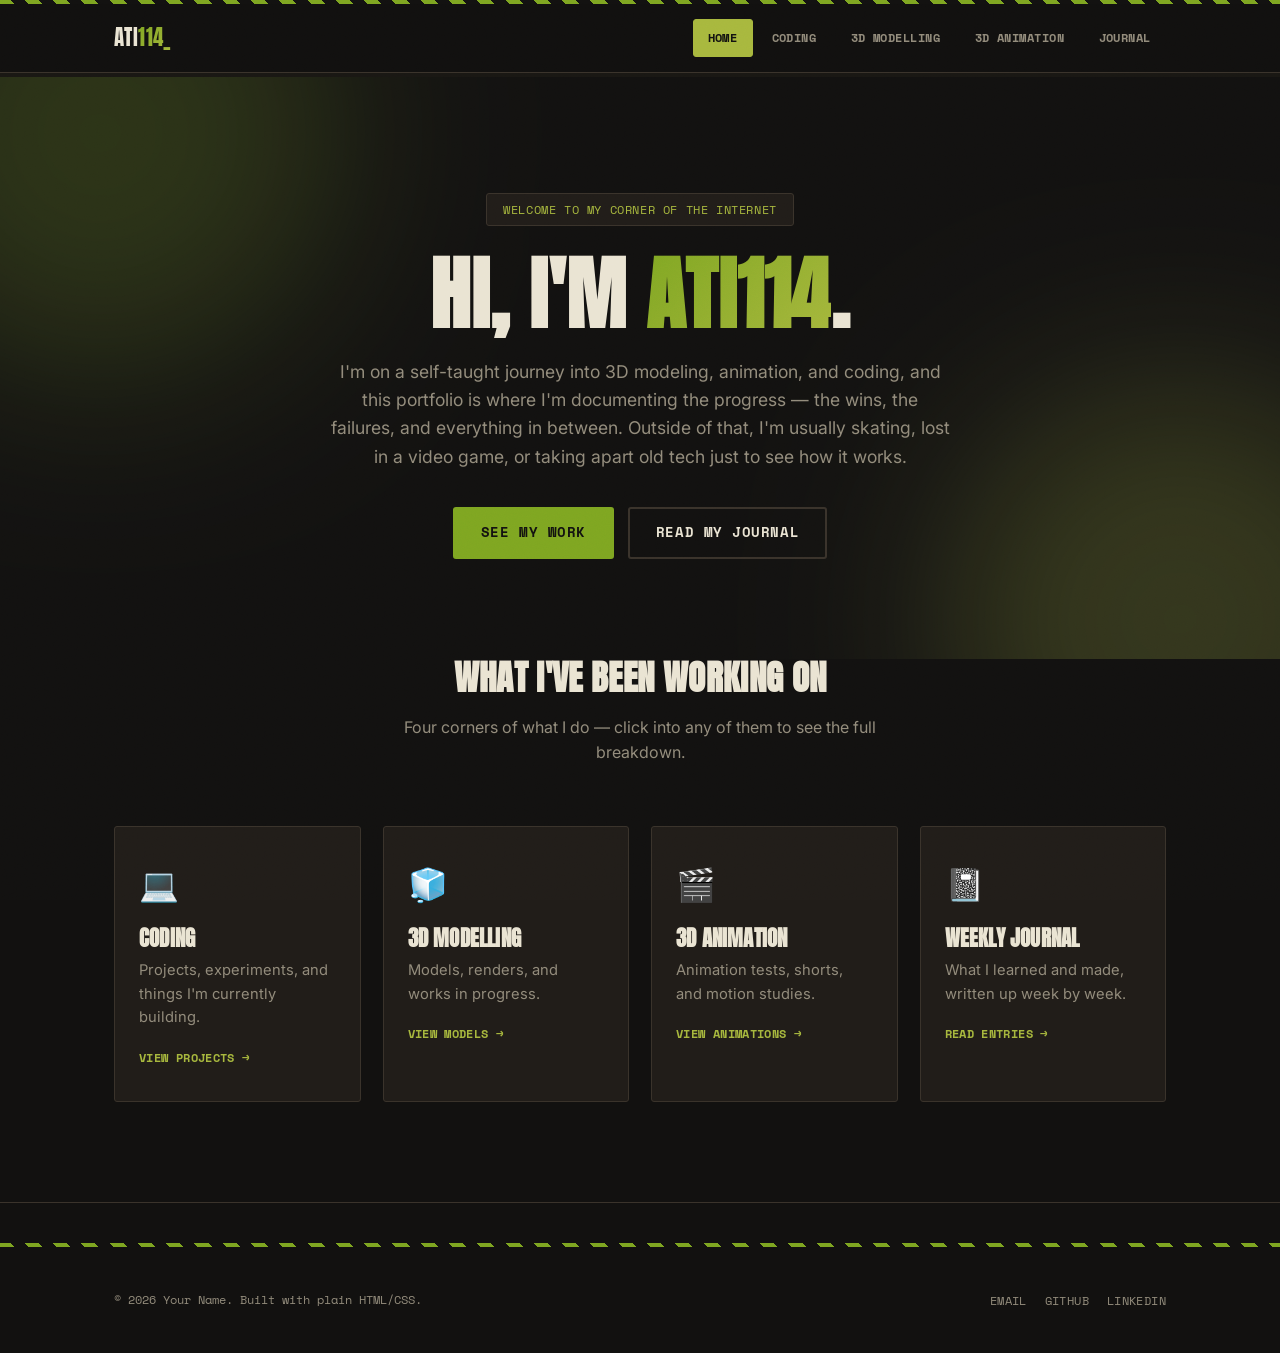
<file: index.html>
<!DOCTYPE html>
<html lang="en">
<head>
<meta charset="UTF-8">
<meta name="viewport" content="width=device-width, initial-scale=1.0">
<title>Your Name — Portfolio</title>
<link rel="preconnect" href="https://fonts.googleapis.com">
<link href="https://fonts.googleapis.com/css2?family=Anton&family=Space+Mono:wght@400;700&family=Inter:wght@400;500;600&display=swap" rel="stylesheet">
<link rel="stylesheet" href="css/style.css">
</head>
<body>

<!-- NAV -->
<nav class="site-nav">
  <div class="container">
    <a href="index.html" class="nav-logo">Ati<span>114_</span></a>
    <ul class="nav-links">
      <li><a href="index.html">Home</a></li>
      <li><a href="coding.html">Coding</a></li>
      <li><a href="3d-modelling.html">3D Modelling</a></li>
      <li><a href="3d-animation.html">3D Animation</a></li>
      <li><a href="journal.html">Journal</a></li>
    </ul>
    <button class="nav-toggle" aria-label="Toggle menu">
      <span></span><span></span><span></span>
    </button>
  </div>
</nav>

<!-- HERO -->
<header class="hero">
  <div class="container">
    <span class="hero-eyebrow">Welcome to my corner of the internet</span>
    <h1>Hi, I'm <span class="accent">Ati114</span>.</h1>
    <p class="hero-bio">
      I'm on a self-taught journey into 3D modeling, animation, and coding, and
      this portfolio is where I'm documenting the progress — the wins, the failures,
      and everything in between. Outside of that, I'm usually skating, lost in a 
      video game, or taking apart old tech just to see how it works.

    </p>
    <div class="hero-actions">
      <a href="coding.html" class="btn btn-primary">See my work</a>
      <a href="journal.html" class="btn btn-ghost">Read my journal</a>
    </div>
  </div>
</header>

<!-- SECTION PREVIEWS -->
<section>
  <div class="container">
    <div class="section-heading">
      <h2>What I've been working on</h2>
      <p>Four corners of what I do — click into any of them to see the full breakdown.</p>
    </div>

    <div class="explore-grid">
      <a href="coding.html" class="explore-card">
        <span class="icon">💻</span>
        <h3>Coding</h3>
        <p>Projects, experiments, and things I'm currently building.</p>
        <span class="go">View projects →</span>
      </a>

      <a href="3d-modelling.html" class="explore-card">
        <span class="icon">🧊</span>
        <h3>3D Modelling</h3>
        <p>Models, renders, and works in progress.</p>
        <span class="go">View models →</span>
      </a>

      <a href="3d-animation.html" class="explore-card">
        <span class="icon">🎬</span>
        <h3>3D Animation</h3>
        <p>Animation tests, shorts, and motion studies.</p>
        <span class="go">View animations →</span>
      </a>

      <a href="journal.html" class="explore-card">
        <span class="icon">📓</span>
        <h3>Weekly Journal</h3>
        <p>What I learned and made, written up week by week.</p>
        <span class="go">Read entries →</span>
      </a>
    </div>
  </div>
</section>

<!-- FOOTER -->
<footer class="site-footer">
  <div class="container">
    <p class="footer-note">© 2026 Your Name. Built with plain HTML/CSS.</p>
    <ul class="footer-links">
      <li><a href="mailto:you@example.com">Email</a></li>
      <li><a href="https://github.com/yourusername" target="_blank" rel="noopener">GitHub</a></li>
      <li><a href="#" target="_blank" rel="noopener">LinkedIn</a></li>
    </ul>
  </div>
</footer>

<script src="js/script.js"></script>
</body>
</html>
</file>
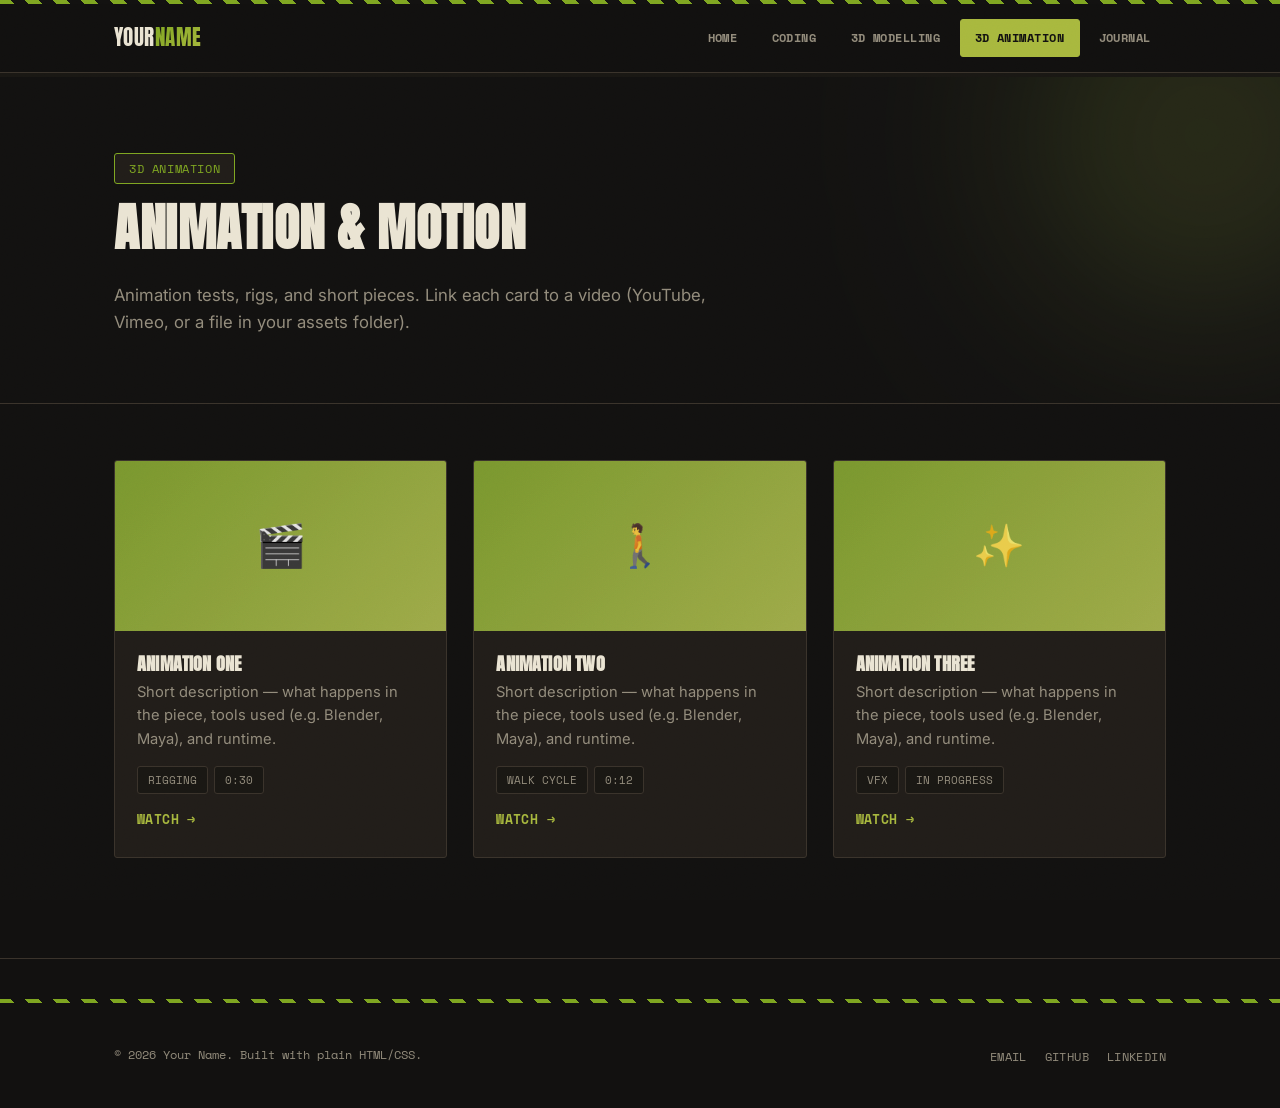
<file: 3d-animation.html>
<!DOCTYPE html>
<html lang="en">
<head>
<meta charset="UTF-8">
<meta name="viewport" content="width=device-width, initial-scale=1.0">
<title>3D Animation — Your Name</title>
<link rel="preconnect" href="https://fonts.googleapis.com">
<link href="https://fonts.googleapis.com/css2?family=Anton&family=Space+Mono:wght@400;700&family=Inter:wght@400;500;600&display=swap" rel="stylesheet">
<link rel="stylesheet" href="css/style.css">
</head>
<body>

<nav class="site-nav">
  <div class="container">
    <a href="index.html" class="nav-logo">Your<span>Name</span></a>
    <ul class="nav-links">
      <li><a href="index.html">Home</a></li>
      <li><a href="coding.html">Coding</a></li>
      <li><a href="3d-modelling.html">3D Modelling</a></li>
      <li><a href="3d-animation.html">3D Animation</a></li>
      <li><a href="journal.html">Journal</a></li>
    </ul>
    <button class="nav-toggle" aria-label="Toggle menu">
      <span></span><span></span><span></span>
    </button>
  </div>
</nav>

<header class="page-header">
  <div class="container">
    <span class="tag">3D Animation</span>
    <h1>Animation & motion</h1>
    <p>Animation tests, rigs, and short pieces. Link each card to a video (YouTube, Vimeo, or a file in your assets folder).</p>
  </div>
</header>

<section class="container">
  <!--
    PROJECT CARD TEMPLATE
    To add a new animation, copy one <a class="project-card">...</a> block below.
    Point the href at a YouTube/Vimeo link or a local video file.
  -->
  <div class="project-grid">

    <a href="project-animation-example.html" class="project-card">
      <div class="project-thumb">🎬</div>
      <div class="project-body">
        <h3>Animation One</h3>
        <p>Short description — what happens in the piece, tools used (e.g. Blender, Maya), and runtime.</p>
        <div class="tag-row">
          <span class="tag-chip">Rigging</span>
          <span class="tag-chip">0:30</span>
        </div>
        <span class="project-link">Watch →</span>
      </div>
    </a>

    <a href="#" class="project-card">
      <div class="project-thumb">🚶</div>
      <div class="project-body">
        <h3>Animation Two</h3>
        <p>Short description — what happens in the piece, tools used (e.g. Blender, Maya), and runtime.</p>
        <div class="tag-row">
          <span class="tag-chip">Walk cycle</span>
          <span class="tag-chip">0:12</span>
        </div>
        <span class="project-link">Watch →</span>
      </div>
    </a>

    <a href="#" class="project-card">
      <div class="project-thumb">✨</div>
      <div class="project-body">
        <h3>Animation Three</h3>
        <p>Short description — what happens in the piece, tools used (e.g. Blender, Maya), and runtime.</p>
        <div class="tag-row">
          <span class="tag-chip">VFX</span>
          <span class="tag-chip">In progress</span>
        </div>
        <span class="project-link">Watch →</span>
      </div>
    </a>

  </div>
</section>

<footer class="site-footer">
  <div class="container">
    <p class="footer-note">© 2026 Your Name. Built with plain HTML/CSS.</p>
    <ul class="footer-links">
      <li><a href="mailto:you@example.com">Email</a></li>
      <li><a href="https://github.com/yourusername" target="_blank" rel="noopener">GitHub</a></li>
      <li><a href="#" target="_blank" rel="noopener">LinkedIn</a></li>
    </ul>
  </div>
</footer>

<script src="js/script.js"></script>
</body>
</html>
</file>
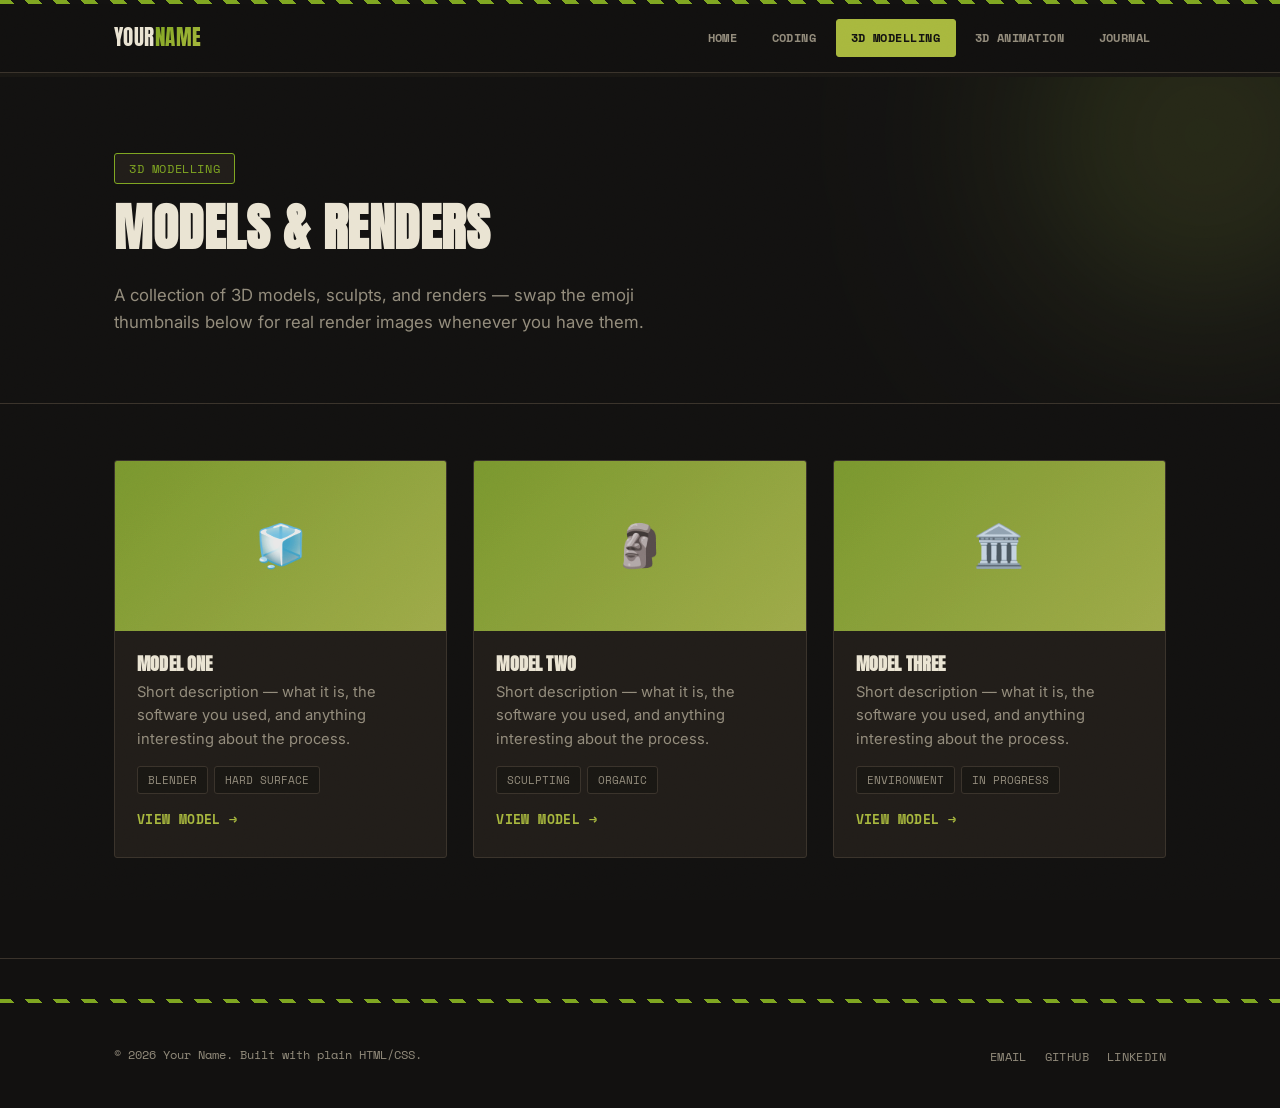
<file: 3d-modelling.html>
<!DOCTYPE html>
<html lang="en">
<head>
<meta charset="UTF-8">
<meta name="viewport" content="width=device-width, initial-scale=1.0">
<title>3D Modelling — Your Name</title>
<link rel="preconnect" href="https://fonts.googleapis.com">
<link href="https://fonts.googleapis.com/css2?family=Anton&family=Space+Mono:wght@400;700&family=Inter:wght@400;500;600&display=swap" rel="stylesheet">
<link rel="stylesheet" href="css/style.css">
</head>
<body>

<nav class="site-nav">
  <div class="container">
    <a href="index.html" class="nav-logo">Your<span>Name</span></a>
    <ul class="nav-links">
      <li><a href="index.html">Home</a></li>
      <li><a href="coding.html">Coding</a></li>
      <li><a href="3d-modelling.html">3D Modelling</a></li>
      <li><a href="3d-animation.html">3D Animation</a></li>
      <li><a href="journal.html">Journal</a></li>
    </ul>
    <button class="nav-toggle" aria-label="Toggle menu">
      <span></span><span></span><span></span>
    </button>
  </div>
</nav>

<header class="page-header">
  <div class="container">
    <span class="tag">3D Modelling</span>
    <h1>Models & renders</h1>
    <p>A collection of 3D models, sculpts, and renders — swap the emoji thumbnails below for real render images whenever you have them.</p>
  </div>
</header>

<section class="container">
  <!--
    PROJECT CARD TEMPLATE
    To add a new model, copy one <a class="project-card">...</a> block below.
    To use a real image instead of an emoji thumbnail, replace:
      <div class="project-thumb">🧊</div>
    with:
      <div class="project-thumb" style="background-image:url('assets/your-image.jpg');
           background-size:cover; background-position:center;"></div>
  -->
  <div class="project-grid">

    <a href="project-modelling-example.html" class="project-card">
      <div class="project-thumb">🧊</div>
      <div class="project-body">
        <h3>Model One</h3>
        <p>Short description — what it is, the software you used, and anything interesting about the process.</p>
        <div class="tag-row">
          <span class="tag-chip">Blender</span>
          <span class="tag-chip">Hard surface</span>
        </div>
        <span class="project-link">View model →</span>
      </div>
    </a>

    <a href="#" class="project-card">
      <div class="project-thumb">🗿</div>
      <div class="project-body">
        <h3>Model Two</h3>
        <p>Short description — what it is, the software you used, and anything interesting about the process.</p>
        <div class="tag-row">
          <span class="tag-chip">Sculpting</span>
          <span class="tag-chip">Organic</span>
        </div>
        <span class="project-link">View model →</span>
      </div>
    </a>

    <a href="#" class="project-card">
      <div class="project-thumb">🏛️</div>
      <div class="project-body">
        <h3>Model Three</h3>
        <p>Short description — what it is, the software you used, and anything interesting about the process.</p>
        <div class="tag-row">
          <span class="tag-chip">Environment</span>
          <span class="tag-chip">In progress</span>
        </div>
        <span class="project-link">View model →</span>
      </div>
    </a>

  </div>
</section>

<footer class="site-footer">
  <div class="container">
    <p class="footer-note">© 2026 Your Name. Built with plain HTML/CSS.</p>
    <ul class="footer-links">
      <li><a href="mailto:you@example.com">Email</a></li>
      <li><a href="https://github.com/yourusername" target="_blank" rel="noopener">GitHub</a></li>
      <li><a href="#" target="_blank" rel="noopener">LinkedIn</a></li>
    </ul>
  </div>
</footer>

<script src="js/script.js"></script>
</body>
</html>
</file>
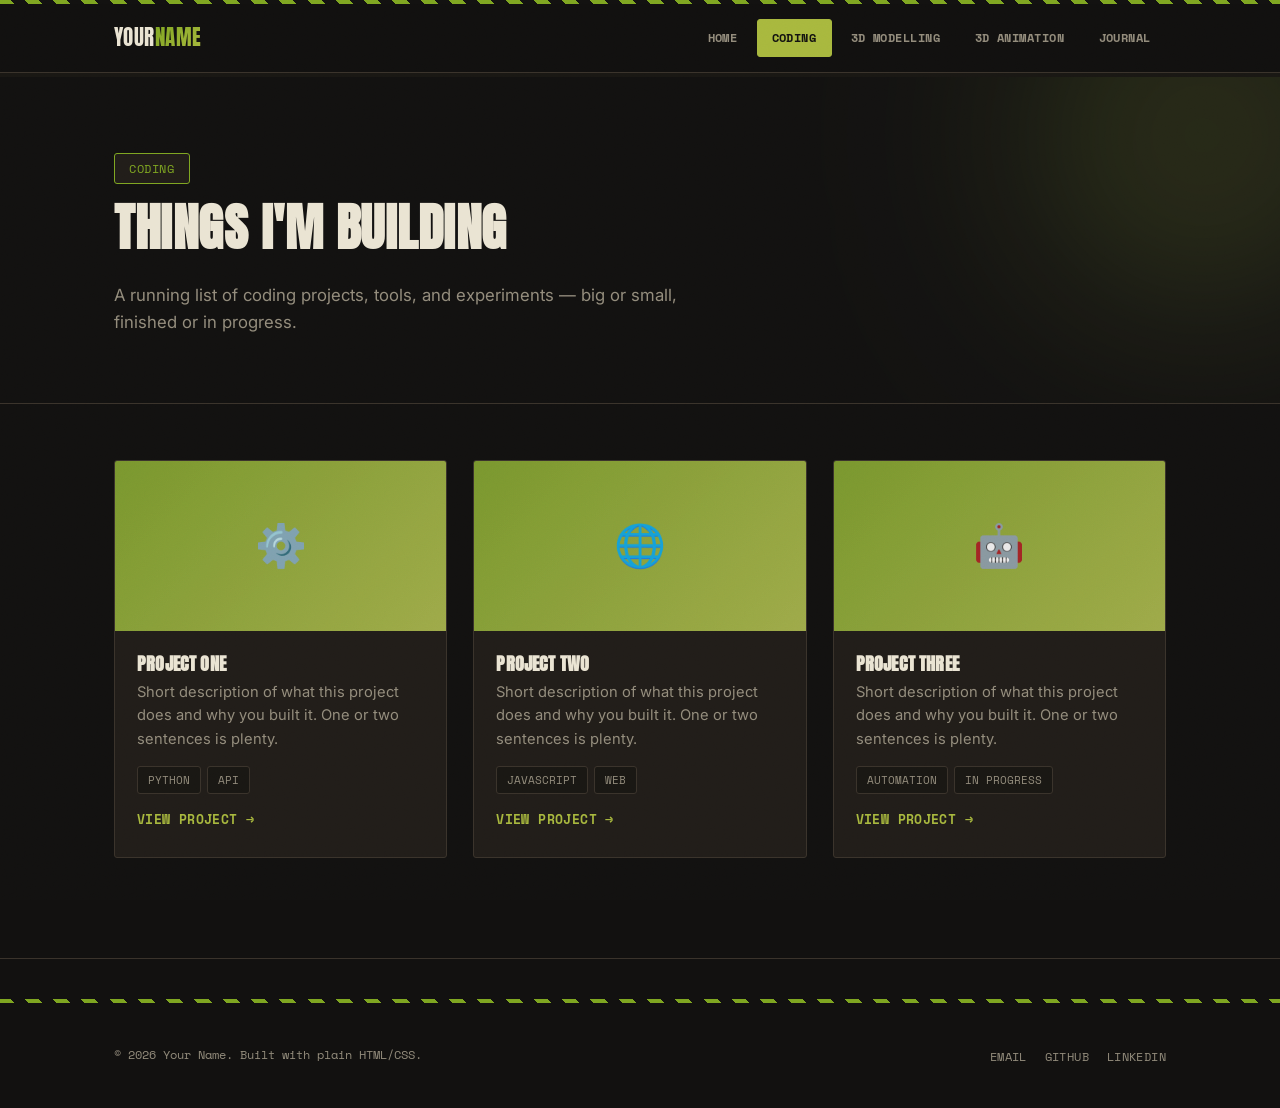
<file: coding.html>
<!DOCTYPE html>
<html lang="en">
<head>
<meta charset="UTF-8">
<meta name="viewport" content="width=device-width, initial-scale=1.0">
<title>Coding — Your Name</title>
<link rel="preconnect" href="https://fonts.googleapis.com">
<link href="https://fonts.googleapis.com/css2?family=Anton&family=Space+Mono:wght@400;700&family=Inter:wght@400;500;600&display=swap" rel="stylesheet">
<link rel="stylesheet" href="css/style.css">
</head>
<body>

<nav class="site-nav">
  <div class="container">
    <a href="index.html" class="nav-logo">Your<span>Name</span></a>
    <ul class="nav-links">
      <li><a href="index.html">Home</a></li>
      <li><a href="coding.html">Coding</a></li>
      <li><a href="3d-modelling.html">3D Modelling</a></li>
      <li><a href="3d-animation.html">3D Animation</a></li>
      <li><a href="journal.html">Journal</a></li>
    </ul>
    <button class="nav-toggle" aria-label="Toggle menu">
      <span></span><span></span><span></span>
    </button>
  </div>
</nav>

<header class="page-header">
  <div class="container">
    <span class="tag">Coding</span>
    <h1>Things I'm building</h1>
    <p>A running list of coding projects, tools, and experiments — big or small, finished or in progress.</p>
  </div>
</header>

<section class="container">
  <!--
    PROJECT CARD TEMPLATE
    To add a new project, copy one <a class="project-card">...</a> block
    and edit: emoji, title, description, tags, and link.
  -->
  <div class="project-grid">

    <a href="project-coding-example.html" class="project-card">
      <div class="project-thumb">⚙️</div>
      <div class="project-body">
        <h3>Project One</h3>
        <p>Short description of what this project does and why you built it. One or two sentences is plenty.</p>
        <div class="tag-row">
          <span class="tag-chip">Python</span>
          <span class="tag-chip">API</span>
        </div>
        <span class="project-link">View project →</span>
      </div>
    </a>

    <a href="#" class="project-card">
      <div class="project-thumb">🌐</div>
      <div class="project-body">
        <h3>Project Two</h3>
        <p>Short description of what this project does and why you built it. One or two sentences is plenty.</p>
        <div class="tag-row">
          <span class="tag-chip">JavaScript</span>
          <span class="tag-chip">Web</span>
        </div>
        <span class="project-link">View project →</span>
      </div>
    </a>

    <a href="#" class="project-card">
      <div class="project-thumb">🤖</div>
      <div class="project-body">
        <h3>Project Three</h3>
        <p>Short description of what this project does and why you built it. One or two sentences is plenty.</p>
        <div class="tag-row">
          <span class="tag-chip">Automation</span>
          <span class="tag-chip">In progress</span>
        </div>
        <span class="project-link">View project →</span>
      </div>
    </a>

  </div>
</section>

<footer class="site-footer">
  <div class="container">
    <p class="footer-note">© 2026 Your Name. Built with plain HTML/CSS.</p>
    <ul class="footer-links">
      <li><a href="mailto:you@example.com">Email</a></li>
      <li><a href="https://github.com/yourusername" target="_blank" rel="noopener">GitHub</a></li>
      <li><a href="#" target="_blank" rel="noopener">LinkedIn</a></li>
    </ul>
  </div>
</footer>

<script src="js/script.js"></script>
</body>
</html>
</file>
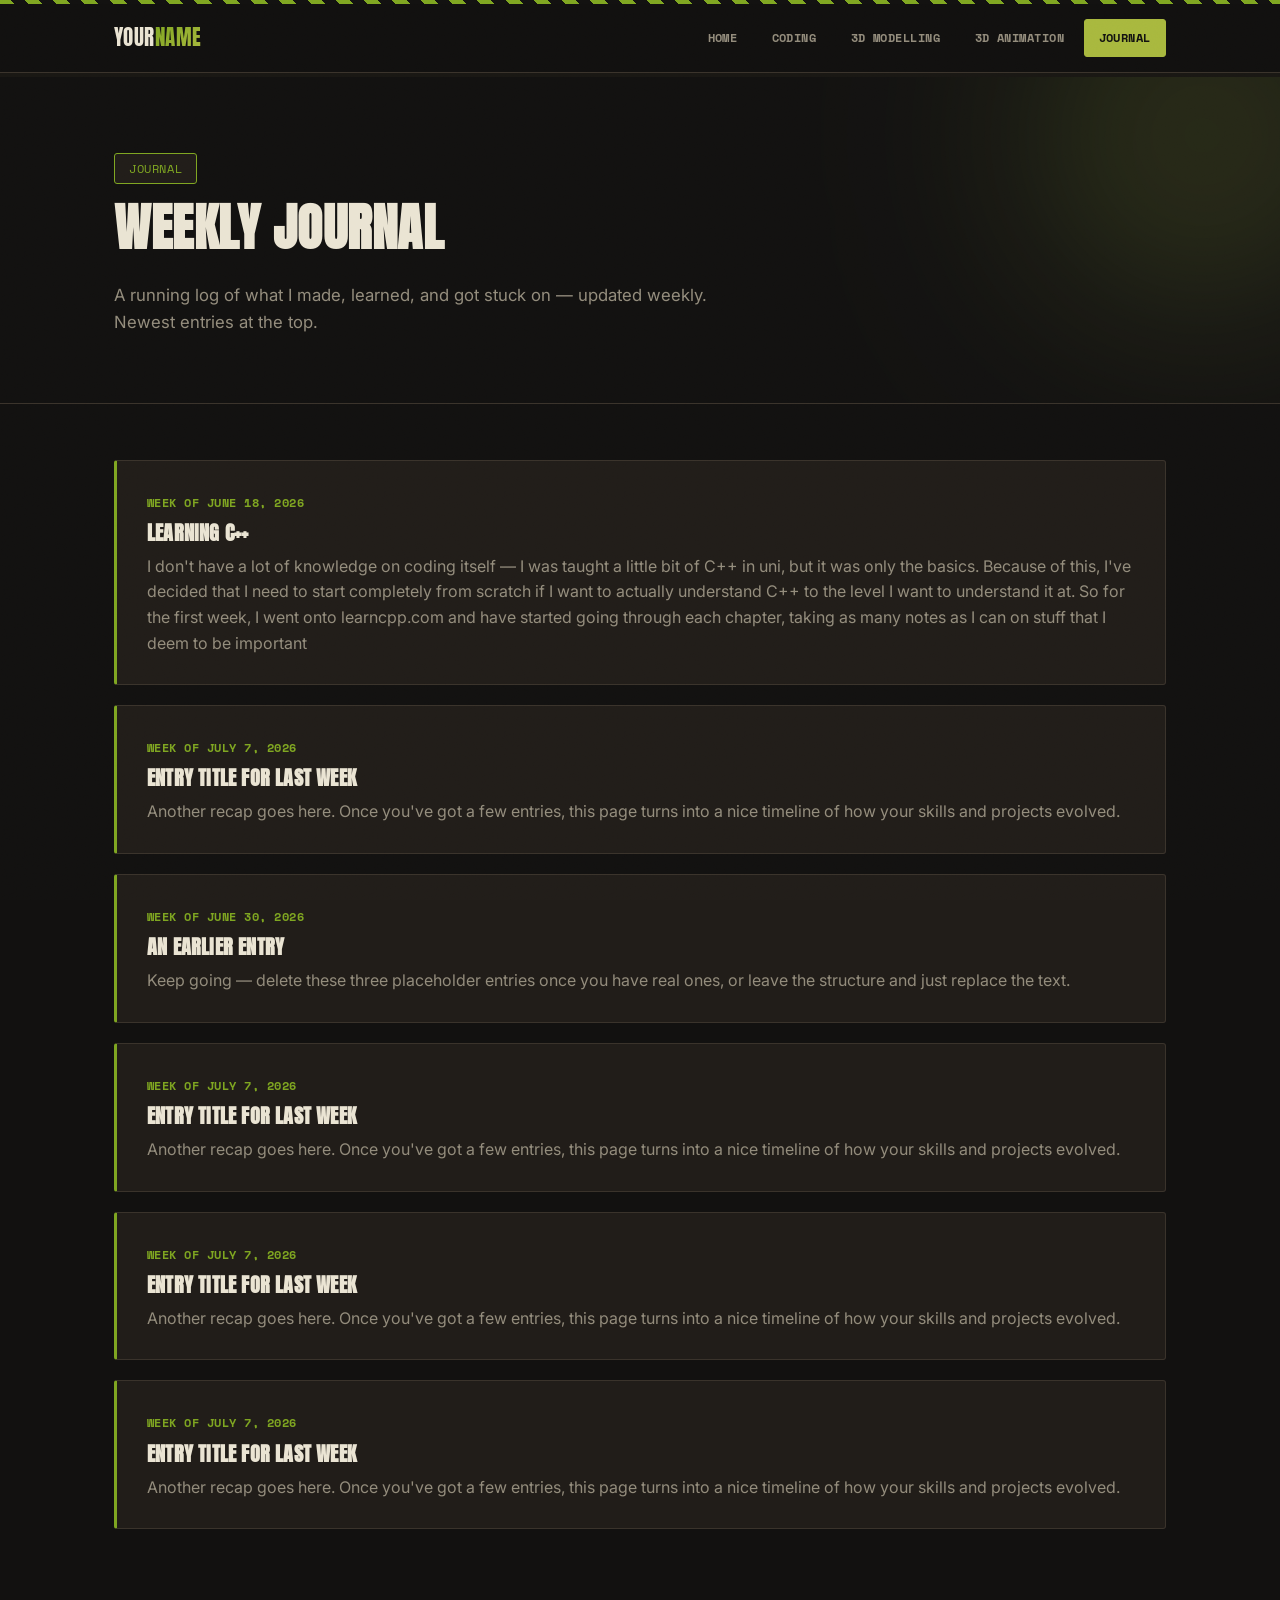
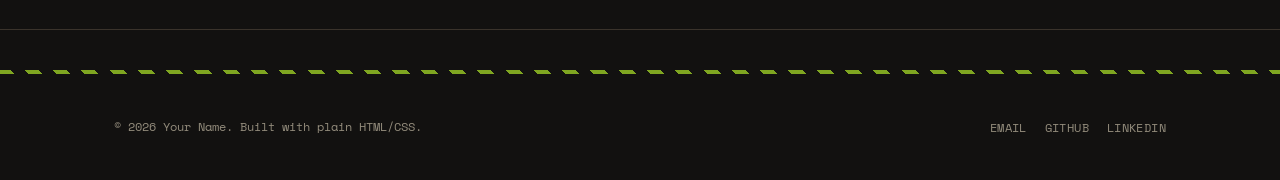
<file: journal.html>
<!DOCTYPE html>
<html lang="en">
<head>
<meta charset="UTF-8">
<meta name="viewport" content="width=device-width, initial-scale=1.0">
<title>Journal — Your Name</title>
<link rel="preconnect" href="https://fonts.googleapis.com">
<link href="https://fonts.googleapis.com/css2?family=Anton&family=Space+Mono:wght@400;700&family=Inter:wght@400;500;600&display=swap" rel="stylesheet">
<link rel="stylesheet" href="css/style.css">
</head>
<body>

<nav class="site-nav">
  <div class="container">
    <a href="index.html" class="nav-logo">Your<span>Name</span></a>
    <ul class="nav-links">
      <li><a href="index.html">Home</a></li>
      <li><a href="coding.html">Coding</a></li>
      <li><a href="3d-modelling.html">3D Modelling</a></li>
      <li><a href="3d-animation.html">3D Animation</a></li>
      <li><a href="journal.html">Journal</a></li>
    </ul>
    <button class="nav-toggle" aria-label="Toggle menu">
      <span></span><span></span><span></span>
    </button>
  </div>
</nav>

<header class="page-header">
  <div class="container">
    <span class="tag">Journal</span>
    <h1>Weekly journal</h1>
    <p>A running log of what I made, learned, and got stuck on — updated weekly. Newest entries at the top.</p>
  </div>
</header>

<section class="container">
  <!--
    JOURNAL ENTRY TEMPLATE
    Each week, copy one <article class="journal-entry">...</article> block
    and paste it right after this comment (so newest stays on top).
    Just edit the date, title, and paragraph text.
  -->
  <div class="journal-list">

    <article class="journal-entry">
      <span class="journal-date">Week of June 18, 2026</span>
      <h3>Learning C++</h3>
      <p>
        I don't have a lot of knowledge on coding itself — I was taught a little 
        bit of C++ in uni, but it was only the basics. Because of this, I've decided 
        that I need to start completely from scratch if I want to actually understand 
        C++ to the level I want to understand it at. So for the first week, I went onto 
        learncpp.com and have started going through each chapter, taking as many notes as 
        I can on stuff that I deem to be important
      </p>
    </article>

    <article class="journal-entry">
      <span class="journal-date">Week of July 7, 2026</span>
      <h3>Entry title for last week</h3>
      <p>
        Another recap goes here. Once you've got a few entries, this page
        turns into a nice timeline of how your skills and projects evolved.
      </p>
    </article>

    <article class="journal-entry">
      <span class="journal-date">Week of June 30, 2026</span>
      <h3>An earlier entry</h3>
      <p>
        Keep going — delete these three placeholder entries once you have
        real ones, or leave the structure and just replace the text.
      </p>
    </article>

    <article class="journal-entry">
      <span class="journal-date">Week of July 7, 2026</span>
      <h3>Entry title for last week</h3>
      <p>
        Another recap goes here. Once you've got a few entries, this page
        turns into a nice timeline of how your skills and projects evolved.
      </p>
    </article>

    <article class="journal-entry">
      <span class="journal-date">Week of July 7, 2026</span>
      <h3>Entry title for last week</h3>
      <p>
        Another recap goes here. Once you've got a few entries, this page
        turns into a nice timeline of how your skills and projects evolved.
      </p>
    </article>

    <article class="journal-entry">
      <span class="journal-date">Week of July 7, 2026</span>
      <h3>Entry title for last week</h3>
      <p>
        Another recap goes here. Once you've got a few entries, this page
        turns into a nice timeline of how your skills and projects evolved.
      </p>
    </article>

    
  </div>
</section>

<footer class="site-footer">
  <div class="container">
    <p class="footer-note">© 2026 Your Name. Built with plain HTML/CSS.</p>
    <ul class="footer-links">
      <li><a href="mailto:you@example.com">Email</a></li>
      <li><a href="https://github.com/yourusername" target="_blank" rel="noopener">GitHub</a></li>
      <li><a href="#" target="_blank" rel="noopener">LinkedIn</a></li>
    </ul>
  </div>
</footer>

<script src="js/script.js"></script>
</body>
</html>
</file>
<file: css/style.css>
/* ===========================================================
   PORTFOLIO SITE — SHARED STYLESHEET
   Gritty / PSX / skate theme.
   Edit the variables below to change the whole site's look.
   =========================================================== */

:root {
  /* --- Colors: dirty asphalt + grip tape + faded sticker ink --- */
  --bg: #121110;
  --bg-soft: #191713;
  --surface: #211d19;
  --surface-hover: #2a2521;
  --text: #eae4d3;
  --text-dim: #938c7c;
  --border: #3a332b;

  /* Toxic / acid green accent — change these two stops to re-theme everything */
  --accent-1: #7fa621;   /* acid / grip-tape green */
  --accent-2: #a8b83e;   /* faded lime, secondary tone */

  --gradient: linear-gradient(135deg, var(--accent-1), var(--accent-2));
  --stripes: repeating-linear-gradient(45deg, var(--accent-1) 0 10px, var(--bg) 10px 20px);

  /* --- Type --- */
  --font-display: 'Anton', 'Archivo Black', sans-serif;
  --font-mono: 'Space Mono', monospace;
  --font-body: 'Inter', sans-serif;

  --radius: 3px;
  --max-width: 1100px;
}

* { box-sizing: border-box; }

html { scroll-behavior: smooth; }

body {
  margin: 0;
  background: var(--bg);
  color: var(--text);
  font-family: var(--font-body);
  line-height: 1.6;
  -webkit-font-smoothing: antialiased;
  position: relative;
}

/* film-grain overlay — sits over everything, doesn't block clicks */
body::after {
  content: "";
  position: fixed;
  inset: 0;
  z-index: 999;
  pointer-events: none;
  opacity: 0.05;
  mix-blend-mode: overlay;
  background-image: url("data:image/svg+xml;utf8,<svg xmlns='http://www.w3.org/2000/svg' width='120' height='120'><filter id='n'><feTurbulence type='fractalNoise' baseFrequency='0.9' numOctaves='2' stitchTiles='stitch'/></filter><rect width='100%25' height='100%25' filter='url(%23n)'/></svg>");
}

img { max-width: 100%; display: block; }

a { color: inherit; text-decoration: none; }

h1, h2, h3, h4 {
  font-family: var(--font-display);
  line-height: 1.1;
  letter-spacing: 0.01em;
  margin: 0 0 .5em;
  text-transform: uppercase;
}

p { margin: 0 0 1em; color: var(--text-dim); }

.container {
  max-width: var(--max-width);
  margin: 0 auto;
  padding: 0 24px;
}

/* ===========================================================
   NAV BAR
   =========================================================== */

.site-nav {
  position: sticky;
  top: 0;
  z-index: 100;
  background: rgba(18, 17, 16, 0.85);
  backdrop-filter: blur(6px);
  -webkit-backdrop-filter: blur(6px);
  border-bottom: 1px solid var(--border);
  box-shadow: 0 4px 0 0 var(--bg-soft);
}

.site-nav::before {
  content: "";
  display: block;
  height: 4px;
  background: var(--stripes);
}

.site-nav .container {
  display: flex;
  align-items: center;
  justify-content: space-between;
  height: 68px;
}

.nav-logo {
  font-family: var(--font-display);
  font-size: 1.3rem;
  letter-spacing: 0.02em;
  text-transform: uppercase;
}

.nav-logo span {
  background: var(--gradient);
  -webkit-background-clip: text;
  background-clip: text;
  color: transparent;
}

.nav-links {
  display: flex;
  gap: 4px;
  list-style: none;
  margin: 0;
  padding: 0;
}

.nav-links a {
  display: inline-block;
  padding: 8px 14px;
  border-radius: var(--radius);
  font-family: var(--font-mono);
  font-size: 0.78rem;
  font-weight: 700;
  text-transform: uppercase;
  letter-spacing: 0.04em;
  color: var(--text-dim);
  border: 1px solid transparent;
  transition: background .15s ease, color .15s ease, border-color .15s ease;
}

.nav-links a:hover,
.nav-links a.active {
  color: var(--bg);
  background: var(--accent-2);
  border-color: var(--accent-2);
}

.nav-toggle {
  display: none;
  flex-direction: column;
  gap: 4px;
  background: none;
  border: none;
  cursor: pointer;
  padding: 8px;
}

.nav-toggle span {
  width: 22px;
  height: 2px;
  background: var(--text);
  border-radius: 2px;
}

@media (max-width: 720px) {
  .nav-toggle { display: flex; }

  .nav-links {
    position: absolute;
    top: 68px;
    left: 0;
    right: 0;
    flex-direction: column;
    background: var(--bg-soft);
    border-bottom: 1px solid var(--border);
    padding: 12px;
    display: none;
  }

  .nav-links.open { display: flex; }

  .nav-links a { display: block; }
}

/* ===========================================================
   HERO (home page)
   =========================================================== */

.hero {
  position: relative;
  overflow: hidden;
  padding: 120px 0 100px;
  text-align: center;
}

.hero::before,
.hero::after {
  content: "";
  position: absolute;
  width: 480px;
  height: 480px;
  border-radius: 50%;
  filter: blur(90px);
  opacity: 0.22;
  z-index: 0;
  mix-blend-mode: screen;
}

.hero::before {
  background: var(--accent-1);
  top: -180px;
  left: -140px;
}

.hero::after {
  background: var(--accent-2);
  bottom: -200px;
  right: -140px;
}

.hero .container {
  position: relative;
  z-index: 1;
}

.hero-eyebrow {
  display: inline-block;
  padding: 6px 16px;
  border-radius: var(--radius);
  background: var(--surface);
  border: 1px solid var(--border);
  font-family: var(--font-mono);
  font-size: 0.75rem;
  color: var(--accent-2);
  margin-bottom: 24px;
  letter-spacing: 0.05em;
  text-transform: uppercase;
}

.hero h1 {
  font-size: clamp(2.8rem, 7vw, 5rem);
  letter-spacing: 0.01em;
  margin-bottom: 20px;
}

.hero h1 .accent {
  background: var(--gradient);
  -webkit-background-clip: text;
  background-clip: text;
  color: transparent;
}

.hero-bio {
  max-width: 620px;
  margin: 0 auto 36px;
  font-size: 1.1rem;
  color: var(--text-dim);
}

.hero-actions {
  display: flex;
  justify-content: center;
  gap: 14px;
  flex-wrap: wrap;
}

/* ===========================================================
   BUTTONS
   =========================================================== */

.btn {
  display: inline-flex;
  align-items: center;
  gap: 8px;
  padding: 13px 26px;
  border-radius: var(--radius);
  font-family: var(--font-mono);
  font-weight: 700;
  font-size: 0.85rem;
  text-transform: uppercase;
  letter-spacing: 0.04em;
  border: 2px solid var(--text);
  cursor: pointer;
  transition: transform .15s ease, box-shadow .15s ease;
}

.btn:hover {
  transform: translate(-3px, -3px);
  box-shadow: 4px 4px 0 0 var(--text);
}

.btn-primary {
  background: var(--accent-1);
  border-color: var(--accent-1);
  color: var(--bg);
}

.btn-primary:hover { box-shadow: 4px 4px 0 0 var(--accent-2); }

.btn-ghost {
  background: transparent;
  border-color: var(--border);
  color: var(--text);
}

.btn-ghost:hover { background: var(--surface); }

/* ===========================================================
   SECTION GRID (home page previews)
   =========================================================== */

.section-heading {
  text-align: center;
  padding: 0 0 20px;
}

.section-heading h2 {
  font-size: clamp(1.6rem, 3vw, 2.2rem);
}

.section-heading p {
  max-width: 560px;
  margin: 0 auto;
}

.explore-grid {
  display: grid;
  grid-template-columns: repeat(auto-fit, minmax(230px, 1fr));
  gap: 22px;
  padding: 40px 0 100px;
}

.explore-card {
  position: relative;
  padding: 32px 24px;
  border-radius: var(--radius);
  background: var(--surface);
  border: 1px solid var(--border);
  overflow: hidden;
  transition: transform .15s ease, border-color .15s ease, box-shadow .15s ease;
}

.explore-card:hover {
  transform: translate(-4px, -4px);
  border-color: var(--accent-1);
  box-shadow: 5px 5px 0 0 var(--accent-1);
}

.explore-card .icon {
  font-size: 2rem;
  margin-bottom: 18px;
  display: inline-block;
}

.explore-card h3 {
  font-size: 1.3rem;
  margin-bottom: 8px;
}

.explore-card p {
  font-size: 0.92rem;
  margin-bottom: 0;
}

.explore-card .go {
  margin-top: 18px;
  display: inline-block;
  font-family: var(--font-mono);
  font-size: 0.78rem;
  font-weight: 700;
  text-transform: uppercase;
  letter-spacing: 0.03em;
  color: var(--accent-2);
}

/* ===========================================================
   PAGE HEADER (section pages)
   =========================================================== */

.page-header {
  padding: 80px 0 50px;
  border-bottom: 1px solid var(--border);
  position: relative;
  overflow: hidden;
}

.page-header::before {
  content: "";
  position: absolute;
  top: -120px;
  right: -100px;
  width: 360px;
  height: 360px;
  border-radius: 50%;
  background: var(--gradient);
  opacity: 0.16;
  filter: blur(90px);
  mix-blend-mode: screen;
}

.page-header .container { position: relative; z-index: 1; }

.page-header .tag {
  display: inline-block;
  padding: 5px 14px;
  border-radius: var(--radius);
  background: var(--surface);
  border: 1px solid var(--accent-1);
  font-family: var(--font-mono);
  font-size: 0.75rem;
  color: var(--accent-1);
  text-transform: uppercase;
  letter-spacing: 0.05em;
  margin-bottom: 16px;
}

.page-header h1 {
  font-size: clamp(2.2rem, 5vw, 3.2rem);
}

.page-header p {
  max-width: 600px;
  font-size: 1.05rem;
}

/* ===========================================================
   PROJECT GRID (coding / 3D / animation pages)
   =========================================================== */

.project-grid {
  display: grid;
  grid-template-columns: repeat(auto-fit, minmax(280px, 1fr));
  gap: 26px;
  padding: 56px 0 100px;
}

.project-card {
  background: var(--surface);
  border: 1px solid var(--border);
  border-radius: var(--radius);
  overflow: hidden;
  display: flex;
  flex-direction: column;
  transition: transform .15s ease, border-color .15s ease, box-shadow .15s ease;
}

.project-card:hover {
  transform: translate(-4px, -4px);
  border-color: var(--accent-1);
  box-shadow: 5px 5px 0 0 var(--accent-1);
}

.project-thumb {
  height: 170px;
  background: var(--gradient);
  display: flex;
  align-items: center;
  justify-content: center;
  font-size: 2.6rem;
  filter: saturate(0.8) contrast(1.1);
  opacity: 0.9;
}

.project-body {
  padding: 22px 22px 26px;
  flex: 1;
  display: flex;
  flex-direction: column;
}

.project-body h3 {
  font-size: 1.15rem;
  margin-bottom: 8px;
}

.project-body p {
  font-size: 0.92rem;
  flex: 1;
}

.tag-row {
  display: flex;
  flex-wrap: wrap;
  gap: 6px;
  margin-bottom: 16px;
}

.tag-chip {
  font-family: var(--font-mono);
  font-size: 0.7rem;
  padding: 4px 10px;
  border-radius: var(--radius);
  background: var(--bg-soft);
  border: 1px solid var(--border);
  color: var(--text-dim);
  text-transform: uppercase;
}

.project-link {
  font-family: var(--font-mono);
  font-size: 0.8rem;
  font-weight: 700;
  text-transform: uppercase;
  letter-spacing: 0.03em;
  color: var(--accent-2);
}

/* ===========================================================
   JOURNAL PAGE
   =========================================================== */

.journal-list {
  padding: 56px 0 100px;
  display: flex;
  flex-direction: column;
  gap: 20px;
}

.journal-entry {
  background: var(--surface);
  border: 1px solid var(--border);
  border-left: 3px solid var(--accent-1);
  border-radius: var(--radius);
  padding: 28px 30px;
  transition: border-color .15s ease, transform .15s ease, box-shadow .15s ease;
}

.journal-entry:hover {
  border-color: var(--accent-2);
  border-left-color: var(--accent-2);
  transform: translate(-3px, -3px);
  box-shadow: 4px 4px 0 0 var(--accent-2);
}

.journal-date {
  display: inline-block;
  font-family: var(--font-mono);
  font-size: 0.75rem;
  font-weight: 700;
  letter-spacing: 0.04em;
  text-transform: uppercase;
  color: var(--accent-1);
  margin-bottom: 10px;
}

.journal-entry h3 {
  font-size: 1.25rem;
  margin-bottom: 10px;
}

.journal-entry p:last-child { margin-bottom: 0; }

/* ===========================================================
   FOOTER
   =========================================================== */

.site-footer {
  border-top: 1px solid var(--border);
  padding: 40px 0 0;
}

.site-footer::before {
  content: "";
  display: block;
  height: 4px;
  margin-bottom: 40px;
  background: var(--stripes);
}

.site-footer .container { padding-bottom: 40px; }

.site-footer .container {
  display: flex;
  align-items: center;
  justify-content: space-between;
  flex-wrap: wrap;
  gap: 16px;
}

.footer-links {
  display: flex;
  gap: 18px;
  list-style: none;
  margin: 0;
  padding: 0;
}

.footer-links a {
  font-family: var(--font-mono);
  color: var(--text-dim);
  font-size: 0.78rem;
  text-transform: uppercase;
  letter-spacing: 0.03em;
  transition: color .2s ease;
}

.footer-links a:hover { color: var(--accent-2); }

.footer-note {
  font-family: var(--font-mono);
  font-size: 0.78rem;
  color: var(--text-dim);
  margin: 0;
}

/* ===========================================================
   PROJECT DETAIL PAGES
   (the page that opens when you click a project card)
   =========================================================== */

/* small "← Back to Coding" link at the very top */
.back-link {
  display: inline-flex;
  align-items: center;
  gap: 6px;
  font-family: var(--font-mono);
  font-size: 0.8rem;
  text-transform: uppercase;
  letter-spacing: 0.03em;
  color: var(--text-dim);
  margin-bottom: 20px;
  transition: color .15s ease;
}

.back-link:hover { color: var(--accent-1); }

/* title block at the top of a project page — reuses .page-header styles
   but tightens the bottom padding since a media frame follows right after */
.detail-header { padding-bottom: 36px; }

.detail-header .meta-row {
  display: flex;
  gap: 8px;
  flex-wrap: wrap;
  margin-top: 4px;
}

/* the big image/video frame right under the title */
.media-frame {
  max-width: var(--max-width);
  margin: 0 auto;
  padding: 0 24px 50px;
}

.media-frame video,
.media-frame img {
  width: 100%;
  border-radius: var(--radius);
  border: 2px solid var(--border);
  background: var(--bg-soft);
}

.media-frame figcaption {
  margin-top: 10px;
  font-family: var(--font-mono);
  font-size: 0.78rem;
  color: var(--text-dim);
  text-transform: uppercase;
  letter-spacing: 0.03em;
}

/* the intro paragraph right below the media */
.detail-overview {
  max-width: 720px;
  padding: 0 24px 20px;
  margin: 0 auto;
}

.detail-overview p { font-size: 1.05rem; }

/* one explanation section: a small label, a heading, media on one side,
   text on the other. Used for coding steps, animation screenshots, and
   modelling stages — just swap what goes in .step-media. */
.step-block {
  display: grid;
  grid-template-columns: 1fr 1fr;
  gap: 36px;
  align-items: center;
  padding: 44px 0;
  border-top: 1px solid var(--border);
}

.step-block:last-child { padding-bottom: 0; }

.step-block.reverse .step-media { order: 2; }
.step-block.reverse .step-text { order: 1; }

/* full-width variant — used for coding steps where a code block needs
   the whole row instead of sitting next to an image */
.step-block.full { grid-template-columns: 1fr; }

.step-tag {
  display: inline-block;
  font-family: var(--font-mono);
  font-size: 0.75rem;
  font-weight: 700;
  text-transform: uppercase;
  letter-spacing: 0.05em;
  color: var(--accent-1);
  margin-bottom: 10px;
}

.step-text h3 {
  font-size: 1.4rem;
  margin-bottom: 12px;
}

.step-text p:last-child { margin-bottom: 0; }

.step-media img,
.step-media video {
  width: 100%;
  border-radius: var(--radius);
  border: 1px solid var(--border);
}

/* code block used inside coding step-text sections */
.code-block {
  background: var(--bg-soft);
  border: 1px solid var(--border);
  border-left: 3px solid var(--accent-1);
  border-radius: var(--radius);
  padding: 18px 20px;
  overflow-x: auto;
  margin-bottom: 16px;
}

.code-block code {
  font-family: var(--font-mono);
  font-size: 0.82rem;
  line-height: 1.6;
  color: var(--text);
  white-space: pre;
}

@media (max-width: 780px) {
  .step-block {
    grid-template-columns: 1fr;
    gap: 18px;
  }
  .step-block.reverse .step-media,
  .step-block.reverse .step-text { order: initial; }
}

/* grid of small sketch/reference thumbnails — click one to open full-size */
.sketch-gallery {
  display: grid;
  grid-template-columns: repeat(auto-fill, minmax(140px, 1fr));
  gap: 12px;
  margin: 20px 0;
}

.sketch-gallery a {
  display: block;
  border: 1px solid var(--border);
  border-radius: var(--radius);
  overflow: hidden;
  transition: border-color .15s ease, transform .15s ease;
}

.sketch-gallery a:hover {
  border-color: var(--accent-1);
  transform: translate(-2px, -2px);
}

.sketch-gallery img { aspect-ratio: 1 / 1; object-fit: cover; }
</file>
